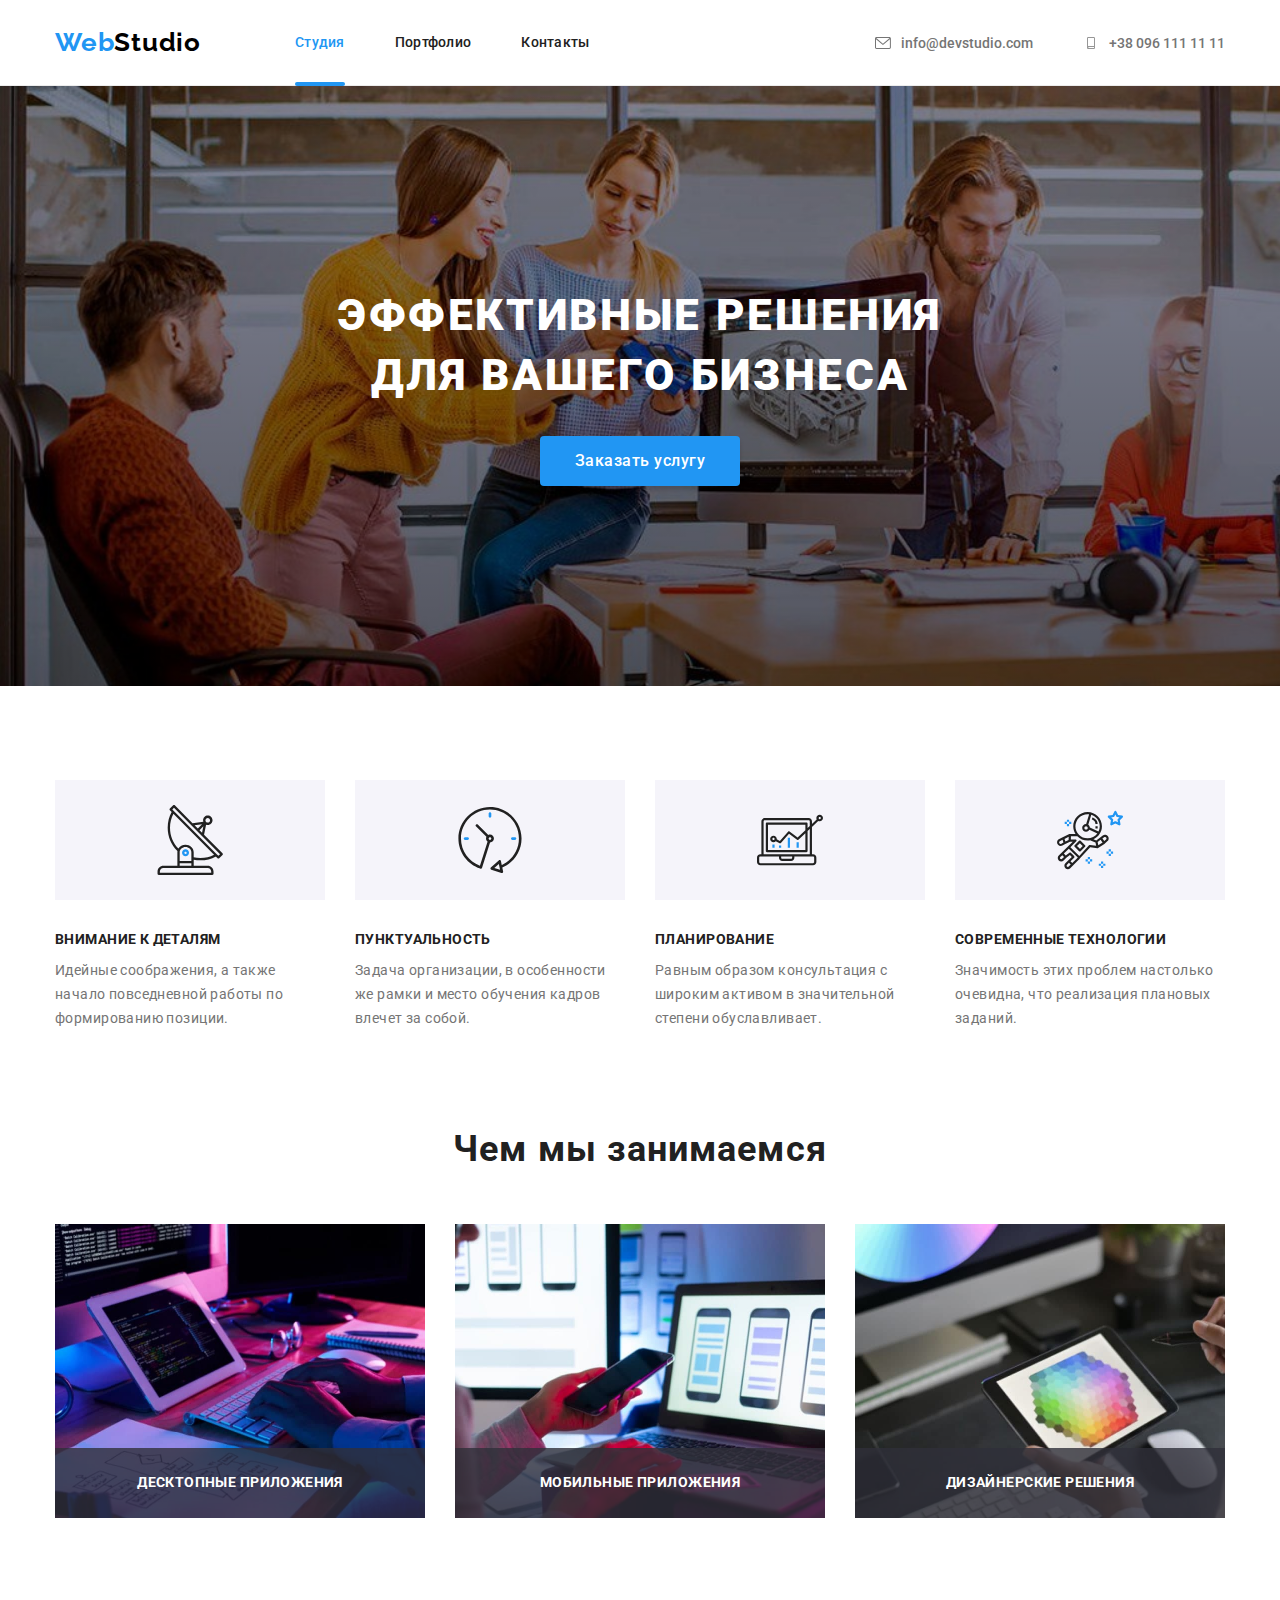
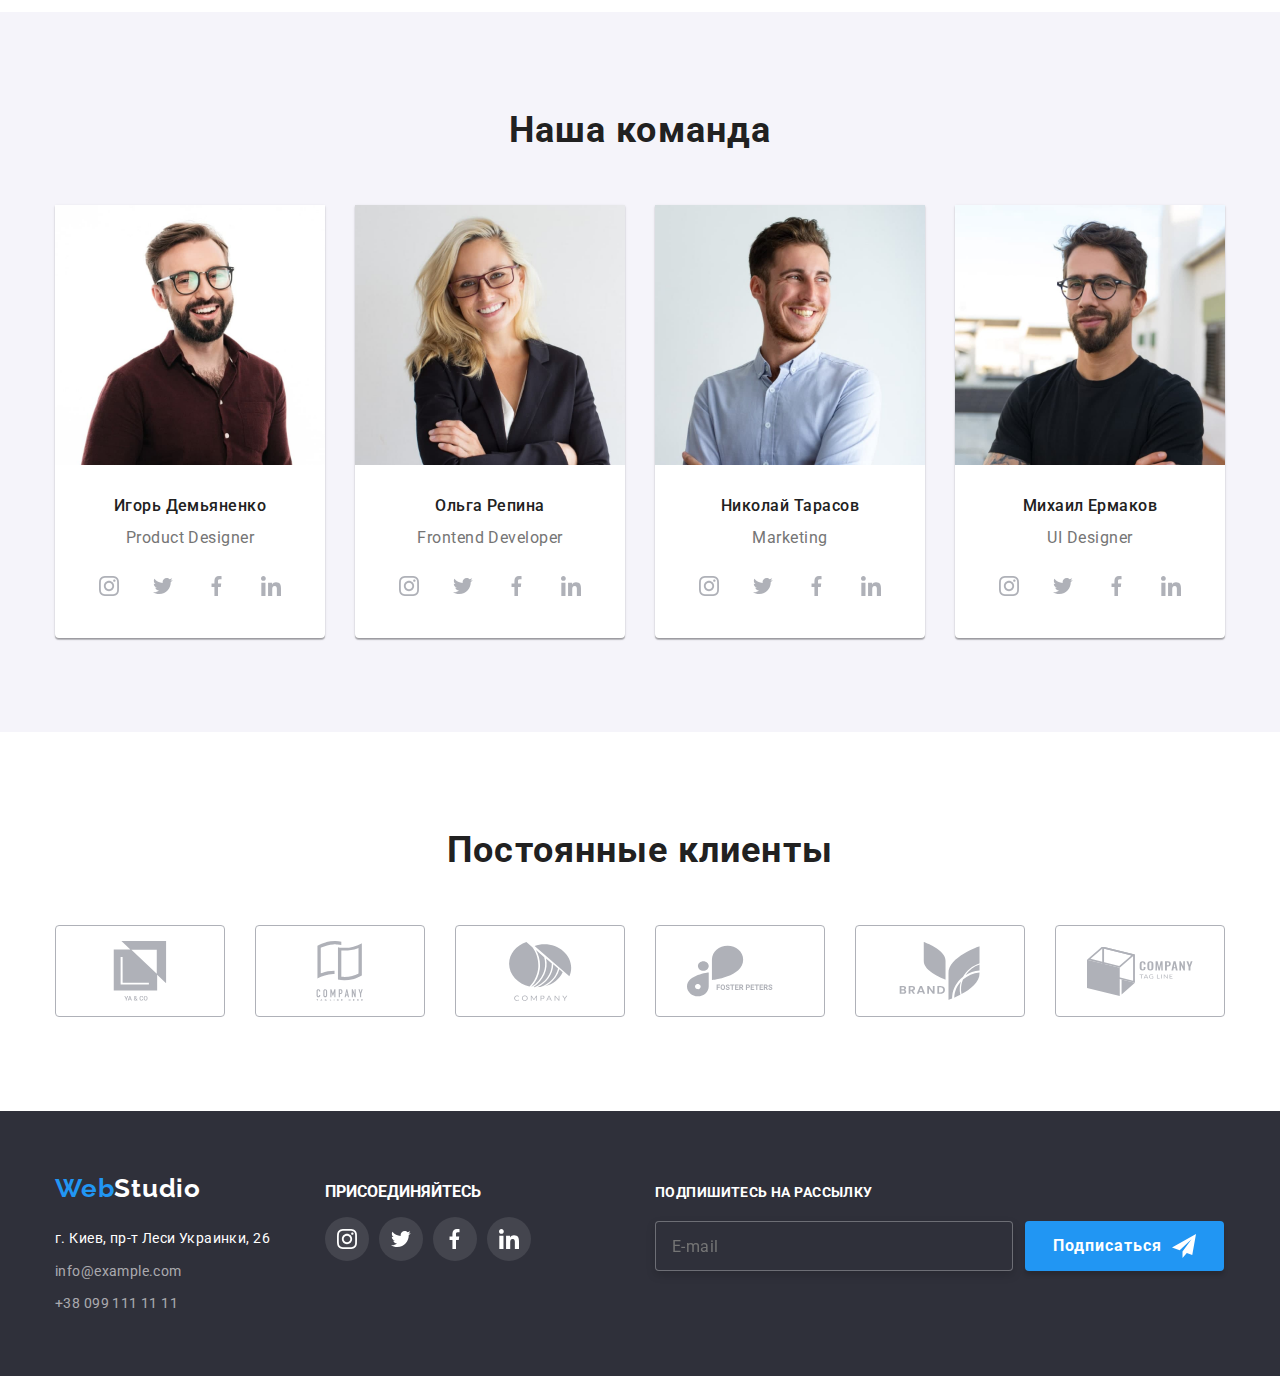
<file: index.html>
<!DOCTYPE html>
<html lang="en">
  <head>
    <meta charset="UTF-8" />
    <meta http-equiv="X-UA-Compatible" content="IE=edge" />
    <meta name="viewport" content="width=device-width, initial-scale=1.0" />
    <title>Document</title>
    <link
      rel="stylesheet"
      href="https://cdnjs.cloudflare.com/ajax/libs/modern-normalize/1.1.0/modern-normalize.css"
      integrity="sha512-Y0MM+V6ymRKN2zStTqzQ227DWhhp4Mzdo6gnlRnuaNCbc+YN/ZH0sBCLTM4M0oSy9c9VKiCvd4Jk44aCLrNS5Q=="
      crossorigin="anonymous"
      referrerpolicy="no-referrer"
    />
    <link
      rel="stylesheet"
      href="https://cdnjs.cloudflare.com/ajax/libs/animate.css/4.1.1/animate.min.css"
    />
    <link rel="stylesheet" href="./css/styles-new.css" />
  </head>
  <body>
    <header class="header">
      <div class="container header-info">
        <nav class="menu">
          <a class="webstudio" href="./index.html"
            >Web<span class="colorstudio-top">Studio</span></a
          >
          <ul class="ul-menu">
            <li class="li-head-button">
                <a class="head-button active" href="./index.html">Студия</a>
            </li>
            <li class="li-head-button">
              <a class="head-button" href="./portfolio.html">Портфолио</a>
            </li>
            <li class="li-head-button">
              <a class="head-button" href="">Контакты</a>
            </li>
          </ul>
        </nav>

        <ul class="head-cotacts">
          <li class="head-cotacts-li">
            <a class="contacts-top" href="mailto:info@devstudio.com">
              <svg class="icons-contacts">
                <use class="test" href="./img/symbol-defs.svg#icon-mail"></use>
              </svg>
              info@devstudio.com
            </a>
          </li>
          <li class="head-cotacts-li">
            <a class="contacts-top" href="tel:+380961111111">
              <svg class="icons-contacts">
                <use
                  class="test"
                  href="./img/symbol-defs.svg#icon-phone-norm"
                ></use>
              </svg>
              +38 096 111 11 11
            </a>
          </li>
        </ul>
      </div>
    </header>

    <main>
      <!--==========================HERO-SECTION================================-->

      <section class="hero-section">
        <div class="container hero-container">
          <div class="hero-content">
            <h1 class="texthello">Эффективные решения для вашего бизнеса</h1>
            <button class="button-main modal-btn" type="button" data-modal-open>
              Заказать услугу
            </button>
          </div>
        </div>
      </section>
      <!--==========================END-HERO-SECTION============================-->

      <!-- =========================SECTION-OUR-BENEFITS========================-->
      <section class="section our-benefits">
        <div class="container">
          <ul class="menu-feature">
            <li class="li-menu-feature">
              <svg class="div-feature-icons">
                <use href="./img/symbol-defs.svg#icon-plate-all"></use>
              </svg>
              <h3 class="feature">Внимание к деталям</h3>
              <p class="p-benefits-content">
                Идейные соображения, а также начало повседневной работы по
                формированию позиции.
              </p>
            </li>

            <li class="li-menu-feature">
              <svg class="div-feature-icons">
                <use href="./img/symbol-defs.svg#icon-clock-all"></use>
              </svg>
              <h3 class="feature">Пунктуальность</h3>
              <p class="p-benefits-content">
                Задача организации, в особенности же рамки и место обучения
                кадров влечет за собой.
              </p>
            </li>

            <li class="li-menu-feature">
              <svg class="div-feature-icons">
                <use href="./img/symbol-defs.svg#icon-chart-all"></use>
              </svg>
              <h3 class="feature">Планирование</h3>
              <p class="p-benefits-content">
                Равным образом консультация с широким активом в значительной
                степени обуславливает.
              </p>
            </li>

            <li class="li-menu-feature">
              <svg class="div-feature-icons">
                <use href="./img/symbol-defs.svg#icon-astronaut-all"></use>
              </svg>
              <h3 class="feature">Современные технологии</h3>
              <p class="p-benefits-content">
                Значимость этих проблем настолько очевидна, что реализация
                плановых заданий.
              </p>
            </li>
          </ul>
        </div>
      </section>
      <!-- =========================END-SECTION-OUR-BENEFITS====================-->

      <!-- =========================SECTION-WHAT-ARE-WE-DO====================-->
      <section class="section">
        <div class="container">
          <h2 class="what-are-wedoo-and-ourteam">Чем мы занимаемся</h2>
          <ul class="whatarewedo-list">
            <li class="whatarewedo-list-li">
              <img
                src="./img/s21.jpg"
                alt="coding"
                width="370"
                height="294"
                class="img"
              />
              <div class="whatarewedo-list-li-div">
                <p class="whatarewedo-list-li-div-p">Десктопные приложения</p>
              </div>
            </li>
            <li class="whatarewedo-list-li">
              <img
                src="./img/s22.jpg"
                alt="phoning"
                width="370"
                height="294"
                class="img"
              />
              <div class="whatarewedo-list-li-div">
                <p class="whatarewedo-list-li-div-p">Мобильные приложения</p>
              </div>
            </li>
            <li class="whatarewedo-list-li">
              <img
                src="./img/s23.jpg"
                alt="picturing"
                width="370"
                height="294"
                class="img"
              />
              <div class="whatarewedo-list-li-div">
                <p class="whatarewedo-list-li-div-p">Дизайнерские решения</p>
              </div>
            </li>
          </ul>
        </div>
      </section>
      <!-- ================END-SECTION-WHAT-ARE-WE-DO====================-->

      <!-- ================SECTION-OUR-TEAM====================-->
      <section class="sectionourteam section">
        <div class="container">
          <h2 class="what-are-wedoo-and-ourteam">Наша команда</h2>
          <ul class="menu-people">
            <li class="name-box">
              <img src="./img/igor.jpg" alt="igor" width="270" height="260" />
              <div class="div-name-box">
                <h3 class="name">Игорь Демьяненко</h3>
                <p class="position">Product Designer</p>
                <ul class="social-links-list">
                  <li class="ourteam-joinus-sociallinks">
                    <a class="buttons-social-links" href="">
                      <svg class="icons-social-links">
                        <use href="./img/symbol-defs.svg#icon-instagram"></use>
                      </svg>
                    </a>
                  </li>
                  <li class="ourteam-joinus-sociallinks">
                    <a class="buttons-social-links" href="">
                      <svg class="icons-social-links">
                        <use href="./img/symbol-defs.svg#icon-twitter"></use>
                      </svg>
                    </a>
                  </li>
                  <li class="ourteam-joinus-sociallinks">
                    <a class="buttons-social-links" href="">
                      <svg class="icons-social-links">
                        <use href="./img/symbol-defs.svg#icon-fbook"></use>
                      </svg>
                    </a>
                  </li>
                  <li class="ourteam-joinus-sociallinks">
                    <a class="buttons-social-links" href="">
                      <svg class="icons-social-links">
                        <use href="./img/symbol-defs.svg#icon-in"></use>
                      </svg>
                    </a>
                  </li>
                </ul>
              </div>
            </li>

            <li class="name-box">
              <img src="./img/olga.jpg" alt="olga" width="270" height="260" />
              <div class="div-name-box">
                <h3 class="name">Ольга Репина</h3>
                <p class="position">Frontend Developer</p>
                <ul class="social-links-list">
                  <li>
                    <a class="buttons-social-links" href="">
                      <svg class="icons-social-links">
                        <use href="./img/symbol-defs.svg#icon-instagram"></use>
                      </svg>
                    </a>
                  </li>
                  <li>
                    <a class="buttons-social-links" href="">
                      <svg class="icons-social-links">
                        <use href="./img/symbol-defs.svg#icon-twitter"></use>
                      </svg>
                    </a>
                  </li>
                  <li>
                    <a class="buttons-social-links" href="">
                      <svg class="icons-social-links">
                        <use href="./img/symbol-defs.svg#icon-fbook"></use>
                      </svg>
                    </a>
                  </li>
                  <li>
                    <a class="buttons-social-links" href="">
                      <svg class="icons-social-links">
                        <use href="./img/symbol-defs.svg#icon-in"></use>
                      </svg>
                    </a>
                  </li>
                </ul>
              </div>
            </li>

            <li class="name-box">
              <img src="./img/kolya.jpg" alt="kolya" width="270" height="260" />

              <div class="div-name-box">
                <h3 class="name">Николай Тарасов</h3>
                <p class="position">Marketing</p>
                <ul class="social-links-list">
                  <li>
                    <a class="buttons-social-links" href="">
                      <svg class="icons-social-links">
                        <use href="./img/symbol-defs.svg#icon-instagram"></use>
                      </svg>
                    </a>
                  </li>
                  <li>
                    <a class="buttons-social-links" href="">
                      <svg class="icons-social-links">
                        <use href="./img/symbol-defs.svg#icon-twitter"></use>
                      </svg>
                    </a>
                  </li>
                  <li>
                    <a class="buttons-social-links" href="">
                      <svg class="icons-social-links">
                        <use href="./img/symbol-defs.svg#icon-fbook"></use>
                      </svg>
                    </a>
                  </li>
                  <li>
                    <a class="buttons-social-links" href="">
                      <svg class="icons-social-links">
                        <use href="./img/symbol-defs.svg#icon-in"></use>
                      </svg>
                    </a>
                  </li>
                </ul>
              </div>
            </li>

            <li class="name-box">
              <img
                src="./img/michael.jpg"
                alt="kolya"
                width="270"
                height="260"
              />

              <div class="div-name-box">
                <h3 class="name">Михаил Ермаков</h3>
                <p class="position">UI Designer</p>
                <ul class="social-links-list">
                  <li>
                    <a class="buttons-social-links" href="">
                      <svg class="icons-social-links">
                        <use href="./img/symbol-defs.svg#icon-instagram"></use>
                      </svg>
                    </a>
                  </li>
                  <li>
                    <a class="buttons-social-links" href="">
                      <svg class="icons-social-links">
                        <use href="./img/symbol-defs.svg#icon-twitter"></use>
                      </svg>
                    </a>
                  </li>
                  <li>
                    <a class="buttons-social-links" href="">
                      <svg class="icons-social-links">
                        <use href="./img/symbol-defs.svg#icon-fbook"></use>
                      </svg>
                    </a>
                  </li>
                  <li>
                    <a class="buttons-social-links" href="">
                      <svg class="icons-social-links">
                        <use href="./img/symbol-defs.svg#icon-in"></use>
                      </svg>
                    </a>
                  </li>
                </ul>
              </div>
            </li>
          </ul>
        </div>
      </section>
      <!-- ================END-SECTION-OUR-TEAM====================-->

      <!-- ================SECTION-OUR-CLIENTS====================-->
      <section class="section">
        <div class="container">
          <h2 class="what-are-wedoo-and-ourteam">Постоянные клиенты</h2>
          <ul class="section-clients">
            <li class="client-links">
              <a class="client-links-border" href="">
                <svg class="icons-clients">
                  <use href="./img/symbol-defs.svg#icon-clients-yaco"></use>
                </svg>
              </a>
            </li>
            <li class="client-links">
              <a class="client-links-border" href="">
                <svg class="icons-clients">
                  <use
                    href="./img/symbol-defs.svg#icon-clients-company-1"
                  ></use>
                </svg>
              </a>
            </li>
            <li class="client-links">
              <a class="client-links-border" href="">
                <svg class="icons-clients">
                  <use
                    href="./img/symbol-defs.svg#icon-clients-company-circle"
                  ></use>
                </svg>
              </a>
            </li>
            <li class="client-links">
              <a class="client-links-border" href="">
                <svg class="icons-clients">
                  <use
                    href="./img/symbol-defs.svg#icon-clients-foster-peters"
                  ></use>
                </svg>
              </a>
            </li>
            <li class="client-links">
              <a class="client-links-border" href="">
                <svg class="icons-clients">
                  <use href="./img/symbol-defs.svg#icon-clients-brand"></use>
                </svg>
              </a>
            </li>
            <li class="client-links">
              <a class="client-links-border" href="">
                <svg class="icons-clients">
                  <use
                    href="./img/symbol-defs.svg#icon-clients-company-last"
                  ></use>
                </svg>
              </a>
            </li>
          </ul>
        </div>
      </section>
      <!-- ================END-SECTION-OUR-CLIENTS====================-->
    </main>

    <footer class="footer">
      <div class="container footer-con">
        <div class="footer-two-sides left">
          <div class="div-button-and-adress">
            <a class="lowwebstudio" href="./index.html"
              >Web<span class="webstudio-low">Studio</span></a
            >
  
            <address>
              <ul class="footer-adress">
                <li class="addr-prop">
                  <p>г. Киев, пр-т Леси Украинки, 26</p>
                </li>
  
                <li class="li-footer">
                  <a class="footer-adress-prop" href="mailto:info@devstudio.com"
                    >info@example.com</a
                  >
                </li>
  
                <li class="li-footer">
                  <a class="footer-adress-prop" href="tel:+380961111111"
                    >+38 099 111 11 11</a
                  >
                </li>
              </ul>
            </address>
          </div>

          <div class="join-us">
            <p class="p-join-us">ПРИСОЕДИНЯЙТЕСЬ</p>
            <ul class="social-links-list-footer">
              <li class="footer-social-links-li">
                <a class="buttons-social-links-footer" href="">
                  <svg class="icons-social-links-footer">
                    <use href="./img/symbol-defs.svg#icon-instagram"></use>
                  </svg>
                </a>
              </li>
              <li class="footer-social-links-li">
                <a class="buttons-social-links-footer" href="">
                  <svg class="icons-social-links-footer">
                    <use href="./img/symbol-defs.svg#icon-twitter"></use>
                  </svg>
                </a>
              </li>
              <li class="footer-social-links-li">
                <a class="buttons-social-links-footer" href="">
                  <svg class="icons-social-links-footer">
                    <use href="./img/symbol-defs.svg#icon-fbook"></use>
                  </svg>
                </a>
              </li>
              <li class="footer-social-links-li">
                <a class="buttons-social-links-footer" href="">
                  <svg class="icons-social-links-footer">
                    <use href="./img/symbol-defs.svg#icon-in"></use>
                  </svg>
                </a>
              </li>
            </ul>
          </div>

        </div>
        <div class="footer-two-sides">
          <p class="footer-form-right-side-p">Подпишитесь на рассылку</p>
          <form action="#" class="footer-form">
<div class="footer-form-right-side-mailandbut">
<label class="footer-div-right-side-mail-label">
    <input name="user_mail" type="email" class="footer-form-input" placeholder="E-mail" required>
    <span class="modal-form-icon"></span>
</label>
<button type="submit" class="footer-form-right-side-button">Подписаться
<svg class="footer-icon-telegram">
  <use href="./img/symbol-defs.svg#icon-telegram">
  </use>
</svg>
</button>
</div>


        </form>

        </div>

      </div>
    </footer>


    <div class="backdrop is-hidden" data-modal>
      <div class="modal">
        <button type="button" class="close-btn" data-modal-close>
<svg class="close-button">
  <use href="./img/symbol-defs.svg#icon-x">

  </use>
</svg>

        </button>
        <form action="#" class="modal-form">
            <p class="modal-form-head">Оставьте свои данные, мы вам перезвоним</p>
            <label class="modal-form-field">
              <p> Имя</p>
                <span class="modal-form-field-content">

                    <input name="user_name" type="text" class="modal-form-input" required minlength="2"
                        pattern="[a-zA-Zа-яёА-ЯЁ]+">
                        <svg class="modal-input-icons">
                          <use href="./img/symbol-defs.svg#icon-person"></use>
                        </svg>
                    <span class="modal-form-icon"></span>
                </span>
            </label>
            <label class="modal-form-field">
              <p>Телефон</p>
                <span class="modal-form-field-content">

                    <input name="user_phone" type="tel" class="modal-form-input" required
                        pattern="[0-9]{3}-[0-9]{3}-[0-9]{2}-[0-9]{2}" title="096-111-11-11">
                        <svg class="modal-input-icons">
                          <use href="./img/symbol-defs.svg#icon-trubka"></use>
                        </svg>
                    <span class="modal-form-icon"></span>
                </span>
            </label>
            <label class="modal-form-field">
              <p>Почта</p>
              <span class="modal-form-field-content">

                  <input name="user_mail" type="email" class="modal-form-input" required
                      pattern="[0-9]{3}-[0-9]{3}-[0-9]{2}-[0-9]{2}" title="096-111-11-11">
                      <svg class="modal-input-icons">
                        <use href="./img/symbol-defs.svg#icon-modal-mail"></use>
                      </svg>
                  <span class="modal-form-icon"></span>
              </span>
          </label>
            <label class="modal-form-field">
              <p>Сообщение</p>
                <textarea name="user_message" class="modal-form-message" placeholder="Введите текст"></textarea>
            </label>

            <div class="modal-btn-kostil">
                <label for="input-checkbox" class="modal-form-checkboxarea">
                  <input type="checkbox" name="custom-checkbox" class="modal-form-check" required
                  id="input-checkbox" value="checked">
                  <span class="modal-checkbox-margin"></span>
                  <p>Соглашаюсь с рассылкой и принимаю <a href="#"
                    class="modal-form-check-link">Условия
                    договора</a></p>
                  </label>
      <button type="submit" class="modal-form-btn">Отправить</button></div>
        </form>
    </div>
    </div>

    <script src="./js/modal.js"></script>
  </body>
</html>
</file>
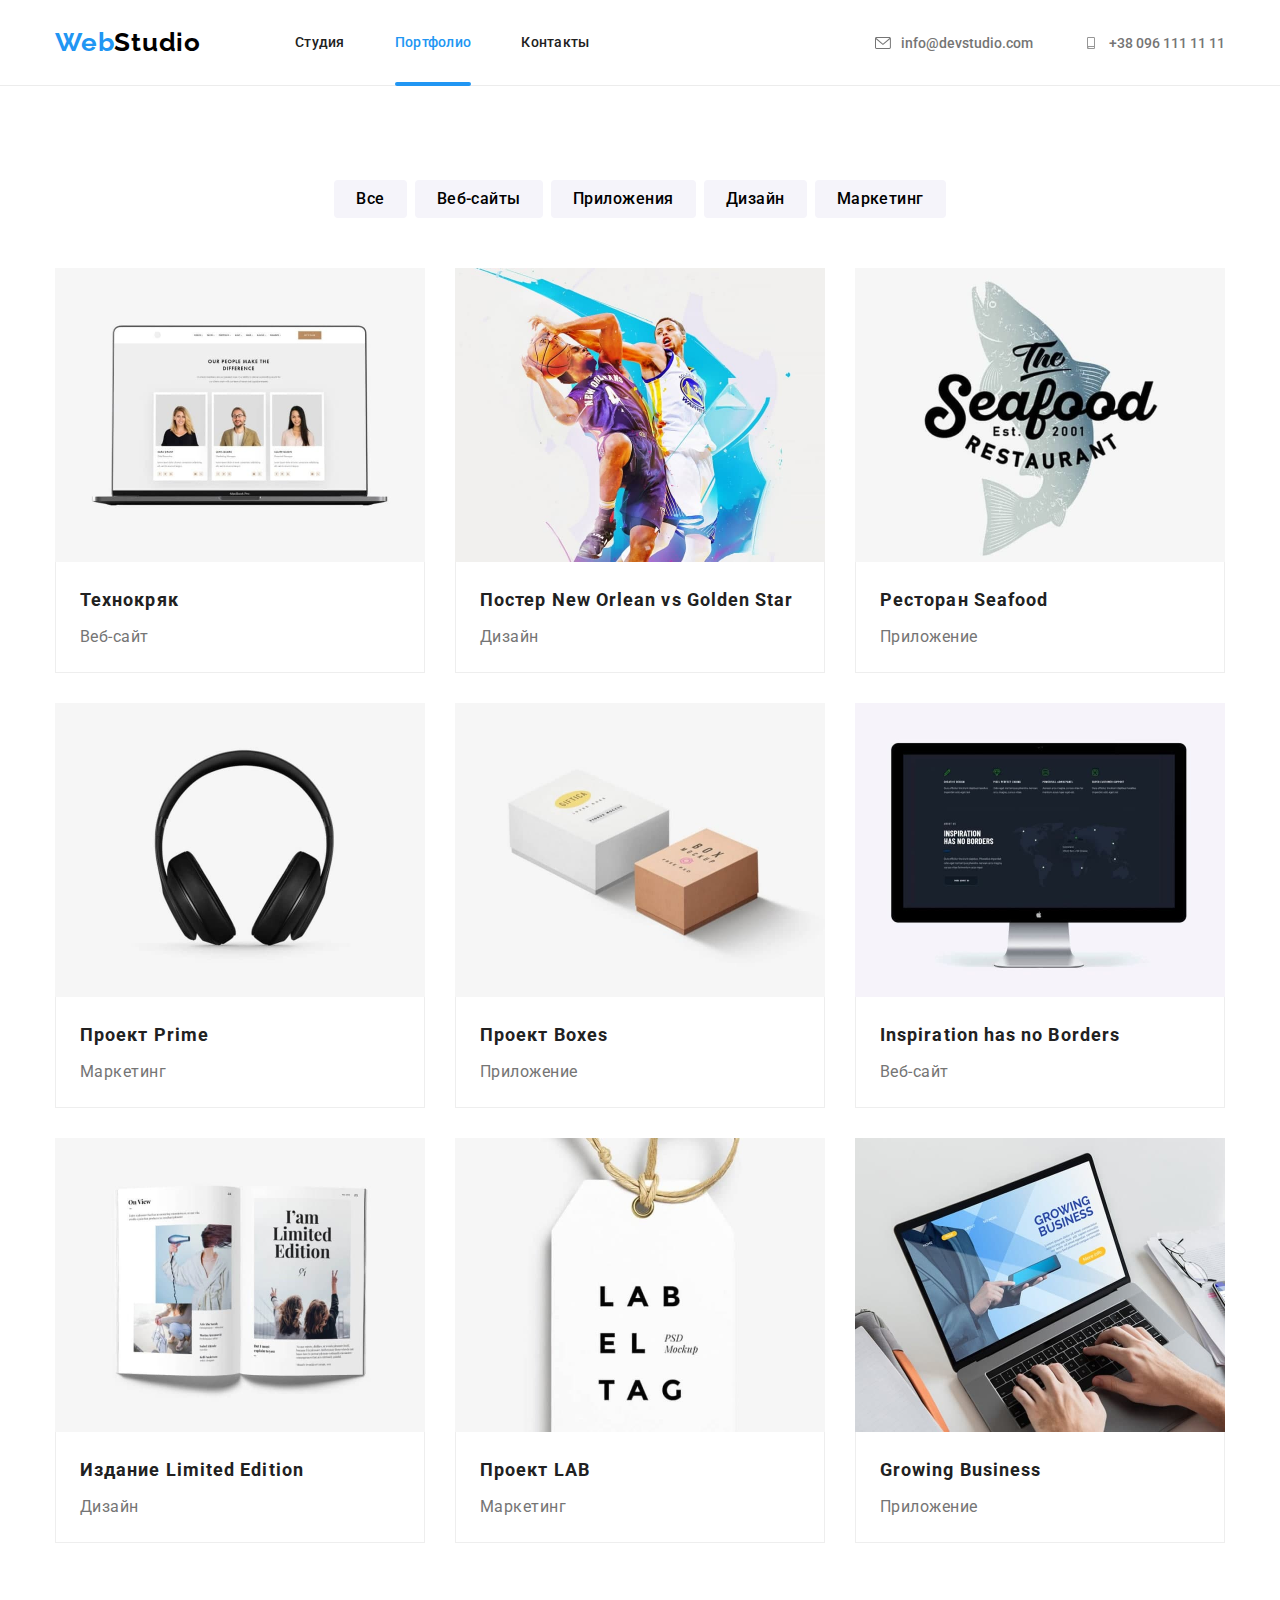
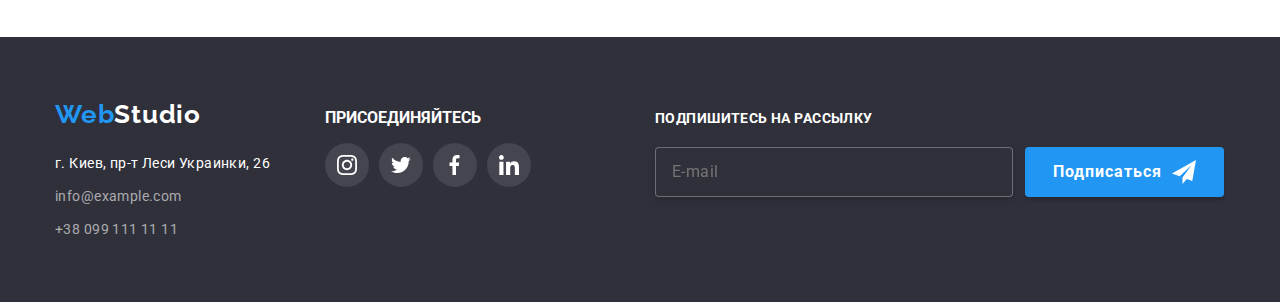
<file: portfolio.html>
<!DOCTYPE html>
<html lang="en">
  <head>
    <meta charset="UTF-8" />
    <meta http-equiv="X-UA-Compatible" content="IE=edge" />
    <meta name="viewport" content="width=device-width, initial-scale=1.0" />
    <title>Document</title>
    <link
      rel="stylesheet"
      href="https://cdnjs.cloudflare.com/ajax/libs/modern-normalize/1.1.0/modern-normalize.css"
      integrity="sha512-Y0MM+V6ymRKN2zStTqzQ227DWhhp4Mzdo6gnlRnuaNCbc+YN/ZH0sBCLTM4M0oSy9c9VKiCvd4Jk44aCLrNS5Q=="
      crossorigin="anonymous"
      referrerpolicy="no-referrer"
    />
    <link
      rel="stylesheet"
      href="https://cdnjs.cloudflare.com/ajax/libs/animate.css/4.1.1/animate.min.css"
    />

    <link rel="stylesheet" href="./css/styles-new.css" />
  </head>
  <body>
    <header class="header">
      <div class="container header-info">
        <nav class="menu">
          <a class="webstudio" href="./index.html"
            >Web<span class="colorstudio-top">Studio</span></a
          >
          <ul class="ul-menu">
            
            <li class="li-head-button">
                <a class="head-button " href="./index.html">Студия</a>
            </li>
            <li class="li-head-button">
              <a class="head-button active" href="./portfolio.html">Портфолио</a>
            </li>
            <li class="li-head-button">
              <a class="head-button" href="">Контакты</a>
            </li>
          </ul>
        </nav>

        <ul class="head-cotacts">
          <li class="head-cotacts-li">
            <a class="contacts-top" href="mailto:info@devstudio.com">
              <svg class="icons-contacts">
                <use class="test" href="./img/symbol-defs.svg#icon-mail"></use>
              </svg>
              info@devstudio.com
            </a>
          </li>
          <li class="head-cotacts-li">
            <a class="contacts-top" href="tel:+380961111111">
              <svg class="icons-contacts">
                <use
                  class="test"
                  href="./img/symbol-defs.svg#icon-phone-norm"
                ></use>
              </svg>
              +38 096 111 11 11
            </a>
          </li>
        </ul>
      </div>
    </header>

    <main>
      <section class="section portfolio">
        <div class="container">
          <ul class="button-list">
            <li class="button-li">
              <button class="button-class" type="button">Все</button>
            </li>
            <li class="button-li">
              <button class="button-class" type="button">Веб-сайты</button>
            </li>
            <li class="button-li">
              <button class="button-class" type="button">Приложения</button>
            </li>
            <li class="button-li">
              <button class="button-class" type="button">Дизайн</button>
            </li>
            <li class="button-li">
              <button class="button-class" type="button">Маркетинг</button>
            </li>
          </ul>

          <ul class="pic-list">
            <li class="portfolio-box">
              <a class="pic-list-portfolio-a" href="">
                <div class="portfolio-box-div animate__animated">
                  <img
                    class="portfolio-box-img"
                    src="./img/technokryak.jpg"
                    alt="technokryak pic"
                    width="370"
                    height="294"
                  />
                  <div
                    class="image-overlay animate__animated animate__slideInUp"
                  >
                    <p class="portfolio-pic-hover-p">
                      Технокряк это современная площадка распространения
                      коронавируса. Компании используют эту платформу для
                      цифрового шпионажа и атак на защищённые сервера
                      конкурентов.
                    </p>
                  </div>
                </div>
                <div class="box-text">
                  <h3 class="h3-pics">Технокряк</h3>
                  <p class="p-pics">Веб-сайт</p>
                </div>
              </a>
            </li>
            <li class="portfolio-box">
              <a class="pic-list-portfolio-a" href="">
                <div class="portfolio-box-div animate__animated">
                  <img
                    class="portfolio-box-img"
                    src="./img/poster.jpg"
                    alt="poster pic"
                    width="370"
                    height="294"
                  />
                  <div
                    class="image-overlay animate__animated animate__slideInUp"
                  >
                    <p class="portfolio-pic-hover-p">
                      Технокряк это современная площадка распространения
                      коронавируса. Компании используют эту платформу для
                      цифрового шпионажа и атак на защищённые сервера
                      конкурентов.
                    </p>
                  </div>
                </div>
                <div class="box-text">
                  <h3 class="h3-pics">Постер New Orlean vs Golden Star</h3>
                  <p class="p-pics">Дизайн</p>
                </div>
              </a>
            </li>
            <li class="portfolio-box">
              <a class="pic-list-portfolio-a" href="">
                <div class="portfolio-box-div animate__animated">
                  <img
                    class="portfolio-box-img"
                    src="./img/seafood.jpg"
                    alt="seafood pic"
                    width="370"
                    height="294"
                  />
                  <div
                    class="image-overlay animate__animated animate__slideInUp"
                  >
                    <p class="portfolio-pic-hover-p">
                      Технокряк это современная площадка распространения
                      коронавируса. Компании используют эту платформу для
                      цифрового шпионажа и атак на защищённые сервера
                      конкурентов.
                    </p>
                  </div>
                </div>

                <div class="box-text">
                  <h3 class="h3-pics">Ресторан Seafood</h3>
                  <p class="p-pics">Приложение</p>
                </div>
              </a>
            </li>
            <li class="portfolio-box">
              <a class="pic-list-portfolio-a" href="">
                <div class="portfolio-box-div animate__animated">
                  <img
                    class="portfolio-box-img"
                    src="./img/headphones.jpg"
                    alt="headphones pic"
                    width="370"
                    height="294"
                  />
                  <div
                    class="image-overlay animate__animated animate__slideInUp"
                  >
                    <p class="portfolio-pic-hover-p">
                      Технокряк это современная площадка распространения
                      коронавируса. Компании используют эту платформу для
                      цифрового шпионажа и атак на защищённые сервера
                      конкурентов.
                    </p>
                  </div>
                </div>

                <div class="box-text">
                  <h3 class="h3-pics">Проект Prime</h3>
                  <p class="p-pics">Маркетинг</p>
                </div>
              </a>
            </li>
            <li class="portfolio-box">
              <a class="pic-list-portfolio-a" href="">
                <div class="portfolio-box-div animate__animated">
                  <img
                    class="portfolio-box-img"
                    src="./img/boxes.jpg"
                    alt="boxes pic"
                    width="370"
                    height="294"
                  />
                  <div
                    class="image-overlay animate__animated animate__slideInUp"
                  >
                    <p class="portfolio-pic-hover-p">
                      Технокряк это современная площадка распространения
                      коронавируса. Компании используют эту платформу для
                      цифрового шпионажа и атак на защищённые сервера
                      конкурентов.
                    </p>
                  </div>
                </div>

                <div class="box-text">
                  <h3 class="h3-pics">Проект Boxes</h3>
                  <p class="p-pics">Приложение</p>
                </div>
              </a>
            </li>
            <li class="portfolio-box">
              <a class="pic-list-portfolio-a" href="">
                <div class="portfolio-box-div animate__animated">
                  <img
                    class="portfolio-box-img"
                    src="./img/appletop.jpg"
                    alt="appletop pic"
                    width="370"
                    height="294"
                  />
                  <div
                    class="image-overlay animate__animated animate__slideInUp"
                  >
                    <p class="portfolio-pic-hover-p">
                      Технокряк это современная площадка распространения
                      коронавируса. Компании используют эту платформу для
                      цифрового шпионажа и атак на защищённые сервера
                      конкурентов.
                    </p>
                  </div>
                </div>

                <div class="box-text">
                  <h3 class="h3-pics">Inspiration has no Borders</h3>
                  <p class="p-pics">Веб-сайт</p>
                </div>
              </a>
            </li>
            <li class="portfolio-box">
              <a class="pic-list-portfolio-a" href="">
                <div class="portfolio-box-div animate__animated">
                  <img
                    class="portfolio-box-img"
                    src="./img/book.jpg"
                    alt="book pic"
                    width="370"
                    height="294"
                  />
                  <div
                    class="image-overlay animate__animated animate__slideInUp"
                  >
                    <p class="portfolio-pic-hover-p">
                      Технокряк это современная площадка распространения
                      коронавируса. Компании используют эту платформу для
                      цифрового шпионажа и атак на защищённые сервера
                      конкурентов.
                    </p>
                  </div>
                </div>

                <div class="box-text">
                  <h3 class="h3-pics">Издание Limited Edition</h3>
                  <p class="p-pics">Дизайн</p>
                </div>
              </a>
            </li>
            <li class="portfolio-box">
              <a class="pic-list-portfolio-a" href="">
                <div class="portfolio-box-div animate__animated">
                  <img
                    class="portfolio-box-img"
                    src="./img/tag.jpg"
                    alt="tag pic"
                    width="370"
                    height="294"
                  />
                  <div
                    class="image-overlay animate__animated animate__slideInUp"
                  >
                    <p class="portfolio-pic-hover-p">
                      Технокряк это современная площадка распространения
                      коронавируса. Компании используют эту платформу для
                      цифрового шпионажа и атак на защищённые сервера
                      конкурентов.
                    </p>
                  </div>
                </div>

                <div class="box-text">
                  <h3 class="h3-pics">Проект LAB</h3>
                  <p class="p-pics">Маркетинг</p>
                </div>
              </a>
            </li>
            <li class="portfolio-box">
              <a class="pic-list-portfolio-a" href="">
                <div class="portfolio-box-div animate__animated">
                  <img
                    class="portfolio-box-img"
                    src="./img/laptop.jpg"
                    alt="laptop pic"
                    width="370"
                    height="294"
                  />
                  <div
                    class="image-overlay animate__animated animate__slideInUp"
                  >
                    <p class="portfolio-pic-hover-p">
                      Технокряк это современная площадка распространения
                      коронавируса. Компании используют эту платформу для
                      цифрового шпионажа и атак на защищённые сервера
                      конкурентов.
                    </p>
                  </div>
                </div>

                <div class="box-text">
                  <h3 class="h3-pics">Growing Business</h3>
                  <p class="p-pics">Приложение</p>
                </div>
              </a>
            </li>
          </ul>
        </div>
      </section>
    </main>

    <footer class="footer">
      <div class="container footer-con">
        <div class="footer-two-sides left">
          <div class="div-button-and-adress">
            <a class="lowwebstudio" href="./index.html"
              >Web<span class="webstudio-low">Studio</span></a
            >
  
            <address>
              <ul class="footer-adress">
                <li class="addr-prop">
                  <p>г. Киев, пр-т Леси Украинки, 26</p>
                </li>
  
                <li class="li-footer">
                  <a class="footer-adress-prop" href="mailto:info@devstudio.com"
                    >info@example.com</a
                  >
                </li>
  
                <li class="li-footer">
                  <a class="footer-adress-prop" href="tel:+380961111111"
                    >+38 099 111 11 11</a
                  >
                </li>
              </ul>
            </address>
          </div>

          <div class="join-us">
            <p class="p-join-us">ПРИСОЕДИНЯЙТЕСЬ</p>
            <ul class="social-links-list-footer">
              <li class="footer-social-links-li">
                <a class="buttons-social-links-footer" href="">
                  <svg class="icons-social-links-footer">
                    <use href="./img/symbol-defs.svg#icon-instagram"></use>
                  </svg>
                </a>
              </li>
              <li class="footer-social-links-li">
                <a class="buttons-social-links-footer" href="">
                  <svg class="icons-social-links-footer">
                    <use href="./img/symbol-defs.svg#icon-twitter"></use>
                  </svg>
                </a>
              </li>
              <li class="footer-social-links-li">
                <a class="buttons-social-links-footer" href="">
                  <svg class="icons-social-links-footer">
                    <use href="./img/symbol-defs.svg#icon-fbook"></use>
                  </svg>
                </a>
              </li>
              <li class="footer-social-links-li">
                <a class="buttons-social-links-footer" href="">
                  <svg class="icons-social-links-footer">
                    <use href="./img/symbol-defs.svg#icon-in"></use>
                  </svg>
                </a>
              </li>
            </ul>
          </div>

        </div>
        <div class="footer-two-sides">
          <p class="footer-form-right-side-p">Подпишитесь на рассылку</p>
          <form action="#" class="footer-form">
<div class="footer-form-right-side-mailandbut">
<label class="footer-div-right-side-mail-label">
    <input name="user_mail" type="email" class="footer-form-input" placeholder="E-mail" required>
    <span class="modal-form-icon"></span>
</label>
<button type="submit" class="footer-form-right-side-button">Подписаться
<svg class="footer-icon-telegram">
  <use href="./img/symbol-defs.svg#icon-telegram">
  </use>
</svg>
</button>
</div>


        </form>

        </div>

      </div>
    </footer>
  </body>
</html>
</file>
<file: css/styles-new.css>
/*  =============TECH PART==============  */

@import url("https://fonts.googleapis.com/css2?family=Raleway:wght@700&family=Roboto:wght@400;500;700;900&display=swap");
:root {
  --black-color: black;
  --white-color: #ffffff;
  --hover-color: #2196f3;
  --h-color: #212121;
  --bg-color: #2f303a;
  --border-solid: #ececec;
  --content-color: #757575;
  --color-boxshadow: rgba(0, 0, 0, 0.15);
  --our-team-bg: #f5f4fa;
  --button-color: #2196f3;
  --button-hover: #188ce8;
  --footer-contacts: rgba(255, 255, 255, 0.6);
  --box-shadow-one: rgba(0, 0, 0, 0.12);
  --box-shadow-two: rgba(0, 0, 0, 0.14);
  --box-shadow-three: rgba(0, 0, 0, 0.2);
  --footer-links-bg: rgba(255, 255, 255, 0.1);
  --for-small-pics: #afb1b8;
}

*,
*::after,
*::before {
  box-sizing: border-box;
}

h1,
h2,
h3,
h4,
h5,
h6,
p {
  margin-top: 0;
}

.list {
  list-style: none;
  padding-left: 0;
  margin: 0;
}

.link {
  text-decoration: none;
  color: inherit;
}

img {
  display: block;
  max-width: 100%;
  height: auto;
}

ul {
  list-style-type: none;
  margin-top: 0px;
  margin-bottom: 0px;
  margin-left: 0; /* Отступ слева в браузере IE и Opera */
  padding-left: 0; /* Отступ слева в браузере Firefox, Safari, Chrome */
}

p {
  display: block;
  margin-block-start: 0;
  margin-block-end: 0;
  margin-inline-start: 0px;
  margin-inline-end: 0px;
  font-family: -apple-system, BlinkMacSystemFont, "Segoe UI", Roboto, Oxygen,
    Ubuntu, Cantarell, "Open Sans", "Helvetica Neue", sans-serif;
  letter-spacing: 3%;
}

body {
  font-family: "Roboto", sans-serif;
  color: var(--black-color);
  text-decoration: none;
}
/*color for 2 pages*/

.container {
  width: 1200px;
  margin-left: auto;
  margin-right: auto;
  padding-left: 15px;
  padding-right: 15px;
}

.section {
  padding-top: 94px;
  padding-bottom: 94px;
}


.what-are-wedoo-and-ourteam {
  font-family: Roboto;
  font-weight: 700;
  font-size: 36px;
  line-height: 1.36;
  letter-spacing: 0.03em;
  white-space: nowrap;
  color: var(--h-color);
  display: flex;
  justify-content: center;
  margin-bottom: 50px;
}

a {
  text-decoration: none;
}

/*  =============END TECH PART==============  */

/*  =============HEAD PART==============  */

.header {
  border-bottom: solid var(--border-solid) 1px;
  padding-bottom: 0px;
  padding-top: 0px;
  padding-top: 25px;
  padding-bottom: 25px;
}

.header-info {
  display: flex;
  align-items: center;
  justify-content: space-between;
}

.menu {
  display: flex;

}

.head-cotacts {
  display: flex;

}

.head-cotacts-li {
  margin-right: 50px;
}

.head-cotacts-li:last-child {
  margin-right: 0px;
}

.head-button {
  text-decoration: none;
  font-family: Roboto;
  font-weight: 500;
  line-height: 1.36;
  letter-spacing: 0.02em;
  font-size: 14px;
  color: var(--h-color);

  display: flex;
  transition-property: color;
  transition-duration: 250ms;
  transition-timing-function: cubic-bezier(0.4, 0, 0.2, 1);
}

.active {
  color: var(--hover-color);
  text-decoration: none;
  font-family: Roboto;
  font-weight: 500;
  line-height: 1.36;
  letter-spacing: 0.02em;
  font-size: 14px;
}

.active::after {
  display: block;
  position: absolute;
  left: 0; /*изменить на right:0;, чтобы изменить направление подчёркивания */
  width: 0; /*задаём длинну линии до наведения курсора*/
  height: 2px; /*задаём ширину линии*/
  background-color: var(--button-color); /*задаём цвет линии*/
  content: "";
  height: 4px;
  top: 49px;
  width: 100%;
  transition: width;
  border-radius: 2px;
}

.head-button:hover,
.head-button:focus {
  color: var(--hover-color);
}

.li-head-button {
  margin-right: 50px;
  display: flex;
  position: relative;
}

.li-head-button:last-child {
  margin-right: 0px;
}

.ul-menu {
  display: flex;
  align-items: center;
  padding-left: 0;
  margin: 0px;
}

.li-menu {
  display: flex;
  justify-content: space-between;
}

.contacts-top {
  color: var(--content-color);
  white-space: nowrap;
  text-decoration: none;
  font-size: 14px;
  font-weight: 500;
  display: flex;
  justify-content: center;
  align-items: center;
  transition-property: color;
  transition-duration: 250ms;
  transition-timing-function: cubic-bezier(0.4, 0, 0.2, 1);
}

.contacts-top:hover,
.contacts-top:focus {
  color: var(--hover-color);
}

.contacts-top:hover .icons-contacts {
  fill: var(--hover-color);
}

.contacts-top:focus .icons-contacts {
  fill: var(--hover-color);
}

.active {
  color: var(--hover-color);
}

.webstudio {
  text-decoration: none;
  font-family: Raleway;
  font-weight: 700;
  font-size: 26px;
  line-height: 1.36;
  letter-spacing: 0.03em;
  color: var(--hover-color);
  display: flex;
  margin-right: 94px;
}

.colorstudio-top {
  color: var(--black-color);

}

.icons-contacts {
  width: 16px;
  height: 12px;
  margin-right: 10px;
  fill: var(--content-color);
  transition-property: fill;
  transition-duration: 250ms;
  transition-timing-function: cubic-bezier(0.4, 0, 0.2, 1);
}

.icons-contacts:hover {
  fill: var(--hover-color);
}

/*  =============END HEAD PART==============  */

/*  =============HERO PART==============  */

.button-main {
  background: var(--button-color);
  box-shadow: 0px 4px 4px var(--color-boxshadow);
  border-radius: 4px;
  cursor: pointer;
  font-family: Roboto;
  font-weight: 500;
  font-size: 16px;
  line-height: 1.87;
  white-space: nowrap;
  text-align: center;
  letter-spacing: 0.03em;
  border: 0px;
  color: var(--white-color);
  width: 200px;
  height: 50px;
}

.button-main:hover {
  background: #188ce8;
  box-shadow: 0px 4px 4px rgba(0, 0, 0, 0.15);
  border-radius: 4px;
}

.hero-content {

text-align: center;

  max-width: 696px;
}

.hero-section {
  background-image: linear-gradient(rgba(255, 255, 255, 0), rgba(0, 0, 0, 0.4)),
    url("../img/hero-bg.jpg");
  background-size: cover   ;
  padding-top: 200px;
  padding-bottom: 200px;
max-width: 1600px;
}

.hero-container {
  display: flex;
  justify-content: center;
}

.texthello {
  font-family: Roboto;
  font-weight: 900;
  font-size: 44px;
  line-height: 1.36;
  margin-bottom: 30px;
  text-align: center;
  letter-spacing: 0.06em;
  text-transform: uppercase;
  color: var(--white-color);
}

.backdrop {
  position: fixed;
  top: 0;
  left: 0;
  z-index: 100;
  width: 100%;
  height: 100%;
  background-color: rgba(0, 0, 0, 0.5);

  opacity: 1;
  visibility: visible;
  pointer-events: auto;

  transition: opacity 500ms linear, visibility 500ms linear;
}

.backdrop.is-hidden {
  opacity: 0;
  visibility: hidden;
  pointer-events: none;
}

.modal {
  position: absolute;
  top: 50%;
  left: 50%;
  transform: translate(-50%, -50%);
  width: 528px;
  height: 580px;
  background-color: var(--white-color);
  padding: 40px;
}

.close-btn {
  position: absolute;
  display: flex;
  justify-content: center;
  align-items: center;
  top: 8px;
  right: 8px;
  width: 30px;
  height: 30px;
  border-radius: 50%;
  border: 1px solid rgba(0, 0, 0, 0.1);
  background-color: transparent;
  cursor: pointer;
  padding: 0;
}

.modal-button-close-prop {
  fill: var(--black-color);
  display: inline;
  width: 11px;
  height: 11px;
  margin: 0px;
}

/*  =============END HERO PART==============  */

/*  =============OUR BENEFITS PART==============  */

.our-benefits {
  padding-bottom: 0px;
}

.menu-feature {
  display: flex;
flex-wrap: wrap;
  margin-left: -30px;
  margin-top: -30px;
}

.li-menu-feature {
  margin-left: 30px;
  margin-top: 30px;
  flex-basis: calc((100% - 120px) / 4);
}

.feature {
  font-family: Roboto;
  font-weight: 700;
  font-size: 14px;
  line-height: 1.36;
  white-space: nowrap;
  letter-spacing: 0.03em;
  text-transform: uppercase;
  color: var(--h-color);
  display: flex;
  justify-content: flex-start;
  margin-top: 30px;
  margin-bottom: 10px;
}

.social-links-list {
  display: flex;
  justify-content: space-between;
  flex-direction: row;
}

.div-feature-icons {
  display: flex;
  width: 100%;
  height: 120px;
  background-color: var(--our-team-bg);
  padding: 25px 102px 25px 102px;
}

.p-benefits-content {
  font-family: Roboto;
  font-weight: 400;
  font-size: 14px;
  line-height: 1.71;
  letter-spacing: 0.03em;
  color: var(--content-color);
}

/*  =============END OUR BENEFITS PART==============  */

/*  =============WHAT ARE WE DO PART==============  */

.whatarewedo-list {
  display: flex;
  justify-content: center;
  flex-wrap: wrap;
  margin-left: -30px;
  margin-top: -30px;
}

.whatarewedo-list-li {
  display: flex;
  flex-wrap: wrap;
  margin-left: 30px;
  margin-top: 30px;
  flex-basis: calc((100% - 90px) / 3);
  position: relative;
}

.whatarewedo-list-li-div {
  width: 100%;
  height: 70px;
  position: absolute;
  bottom: 0px;
  background: rgba(47, 48, 58, 0.8);
  display: flex;
  justify-content: center;
  align-items: center;
}
.whatarewedo-list-li-div-p {
  text-transform: uppercase;
  font-family: Roboto;
  font-weight: 700;
  font-size: 14px;
  line-height: 1.14;
  text-align: center;
  letter-spacing: 0.03em;
  color: var(--white-color);
}
/*  =============END WHAT ARE WE DO PART==============  */

/*  =============OUR TEAM PART==============  */
.sectionourteam {
  background-color: var(--our-team-bg);
}

.menu-people {
  display: flex;
  flex-wrap: wrap;
  margin-left: -30px;
  margin-top: -30px;
}

.name-box {
  background: var(--white-color);
  box-shadow: 0px 1px 3px var(--box-shadow-one),
    0px 1px 1px var(--box-shadow-two), 0px 2px 1px var(--box-shadow-three);
  border-radius: 0px 0px 4px 4px;
  margin-left: 30px;
  margin-top: 30px;
  flex-basis: calc((100% - 120px) / 4);
}

.div-name-box {
  padding: 30px 32px 30px 32px;
}

.name {
  font-family: Roboto;
  font-weight: 500;
  font-size: 16px;
  line-height: 1.36;
  /* identical to box height */
  white-space: nowrap;
  text-align: center;
  letter-spacing: 0.03em;
  margin-bottom: 10px;
  color: var(--h-color);
}

.position {
  font-family: Roboto;
  font-weight: 400;
  font-size: 16px;
  line-height: 1.36;
  white-space: nowrap;
  text-align: center;
  letter-spacing: 0.03em;
  color: var(--content-color);
  margin-bottom: 16px;
}

.icons-social-links {
  fill: var(--for-small-pics);
  width: 20px;
  height: 20px;
}

.social-links-list {
  margin-right: 10px;
}

.social-links-list:last-child {
  margin-right: 0px;
}

.buttons-social-links:hover .icons-social-links {
  fill: var(--white-color);
}

.buttons-social-links:focus .icons-social-links {
  fill: var(--white-color);
}

.ourteam-joinus-sociallinks {
  margin-right: 10px;
}
.ourteam-joinus-sociallinks:last-child {
  margin-right: 0px;
}

/*  =============END OUR TEAM PART==============  */

/*  =============OUR CLIENTS PART==============  */

.section-clients {
  display: flex;
  flex-wrap: wrap;
  margin-left: -30px;
  margin-top: -30px;
}

.client-links {
  margin-left: 30px;
  margin-top: 30px;
  flex-basis: calc((100% - 180px) / 6);
}

.icons-clients {
  width: 106px;
  height: 60px;
  fill: var(--for-small-pics);
  display: flex;
  transition-property: fill, border;
  transition-duration: 250ms;
  transition-timing-function: cubic-bezier(0.4, 0, 0.2, 1);
}

.client-links-border {
  width: 100%;
  height: 92px;
  border: 1px solid var(--for-small-pics);
  border-radius: 4px;
  display: flex;
  justify-content: center;
  align-items: center;
  transition-property: fill, border;
  transition-duration: 250ms;
  transition-timing-function: cubic-bezier(0.4, 0, 0.2, 1);
}

.client-links:hover .client-links-border .icons-clients {
  fill: var(--hover-color);
}

.client-links-border:hover {
  border: 1px solid var(--hover-color);
}

.client-links:focus .client-links-border .icons-clients {
  fill: var(--hover-color);
}

.client-links-border:focus {
  border: 1px solid var(--hover-color);
}



.buttons-social-links {
  border-radius: 50%;
  width: 44px;
  height: 44px;
  background-color: var(--white-color);
  display: flex;
  justify-content: center;
  align-items: center;
  transition-property: background-color, fill;
  transition-duration: 250ms;
  transition-timing-function: cubic-bezier(0.4, 0, 0.2, 1);
}

.buttons-social-links:hover {
  background-color: var(--hover-color);
}

.buttons-social-links:focus {
  background-color: var(--hover-color);
}


/*  =============END OUR CLIENTS PART==============  */

/*  =============FOOTER PART==============  */
.footer {
  background-color: var(--bg-color);
  padding-top: 60px;
  padding-bottom: 60px;
}

.footer-con {
  display: flex;
  justify-content: space-between;
  align-items: baseline;
}


.lowwebstudio {
  text-decoration: none;
  font-family: Raleway;
  font-weight: 700;
  font-size: 26px;
  line-height: 1.36;
  /* identical to box height */
  display: flex;
  letter-spacing: 0.03em;
  color: var(--hover-color);
}

.webstudio-low {
  color: white;
}

.addr-prop {
  font-family: Roboto;
  font-style: normal;
  font-weight: 400;
  font-size: 14px;
  line-height: 1.71;
  letter-spacing: 0.03em;
  color: var(--white-color);
  transition-property: color;
  transition-duration: 250ms;
}

.footer-adress {
  margin-top: 20px;
}

.li-footer {
  margin-top: 9px;
}

.footer-adress-prop {
  text-decoration: none;
  font-family: Roboto;
  font-weight: 400;
  font-size: 14px;
  line-height: 1.71;
  letter-spacing: 0.03em;
  color: var(--footer-contacts);
  transition-timing-function: cubic-bezier(0.4, 0, 0.2, 1);
  font-style: normal;
}
/* footer end*/

.footer-adress-prop:hover,
.footer-adress-prop:focus {
  color: var(--hover-color);
}

.p-join-us {
  width: 145px;
  height: 16px;
  font-weight: 700;
  line-height: 1.36;
  margin-bottom: 20px;
  color: var(--white-color);
}

.buttons-social-links-footer {
  padding: 0;
  border: none;
  border-radius: 50%;
  width: 44px;
  height: 44px;
  background-color: var(--footer-links-bg);
  display: flex;
  justify-content: center;
  align-items: center;
  transition-property: background-color;
  transition-duration: 250ms;
  transition-timing-function: cubic-bezier(0.4, 0, 0.2, 1);
}

.footer-social-links-li {
  margin-right: 10px;
}

.footer-social-links-li:last-child {
  margin-right: 0px;
}

.social-links-list-footer {
  display: flex;
  padding: 0px;
}

.icons-social-links-footer {
  fill: var(--white-color);
  width: 20px;
  height: 20px;
  transition-property: color;
  transition-duration: 250ms;
  transition-timing-function: cubic-bezier(0.4, 0, 0.2, 1);
}

.buttons-social-links-footer:hover {
  background-color: var(--hover-color);
}

.buttons-social-links-footer:focus {
  background-color: var(--hover-color);
}

/*=============================PORTFOLIO===================================*/

.button-class {
  background: var(--our-team-bg);
  border-radius: 4px;
  font-family: Roboto;
  font-weight: 500;
  font-size: 16px;
  line-height: 1.62;
  padding: 6px 22px 6px 22px;
  text-align: center;
  letter-spacing: 0.03em;
  border: 0px;
  color: var(--black-color);
  cursor: pointer;
  transition-property: background, color, box-shadow, border-radius;
  transition-duration: 250ms;
  transition-timing-function: cubic-bezier(0.4, 0, 0.2, 1);
}

.button-class:hover,
.button-class:focus {
  background: var(--hover-color);
  /* shadow-middle */
  color: white;
  box-shadow: 0px 3px 1px rgba(0, 0, 0, 0.1), 0px 1px 2px rgba(0, 0, 0, 0.08),
    0px 2px 2px var(--box-shadow-one);
  border-radius: 4px;
  padding: 6px 22px 6px 22px;
}

.h3-pics {
  font-family: Roboto;
  font-weight: 700;
  font-size: 18px;
  line-height: 2;
  margin: 0;
  letter-spacing: 0.06em;
  color: var(--h-color);
  margin-bottom: 4px;
}

.p-pics {
  font-family: Roboto;
  font-weight: 400;
  font-size: 16px;
  line-height: 1.87;
  letter-spacing: 0.03em;
  color: var(--content-color);
}

.footer-portfolio {
  background: var(--bg-color);
}

.button-list {
  display: flex;
  justify-content: center;
  margin-bottom: 50px;
}

.button-li {
  margin-right: 8px;
}

.button-li:last-child {
  margin-right: 0px;
}

.pic-list {
  display: flex;
  flex-wrap: wrap;
  margin-top: -30px;
  margin-left: -30px;
}

.portfolio-box {
  background: var(--white-color);
  margin-top: 30px;
  margin-left: 30px;
  flex-basis: calc((100% - 90px) / 3);
  transition-property: box-shadow, background;
  transition-duration: 250ms;
  transition-timing-function: cubic-bezier(0.4, 0, 0.2, 1);
  position: relative;
}

.portfolio-box:hover {
  box-shadow: 0px 1px 1px rgba(0, 0, 0, 0.12), 0px 4px 4px rgba(0, 0, 0, 0.06),
    1px 4px 6px rgba(0, 0, 0, 0.16);
}

.pic-list-portfolio-a:focus {
  box-shadow: 0px 1px 1px rgba(0, 0, 0, 0.12), 0px 4px 4px rgba(0, 0, 0, 0.06),
  1px 4px 6px rgba(0, 0, 0, 0.16);
}

.portfolio {
  padding-top: 94px;
}

.box-text {
  padding: 20px 24px 20px 24px;
  border-left: 1px solid #eeeeee;
  border-bottom: 1px solid #eeeeee;
  border-right: 1px solid #eeeeee;
}

.portfolio-box-div {
  position: relative;
  overflow: hidden;
}

.portfolio-pic-hover-p {
  padding: 63px 24px 63px 24px;
  font-family: Roboto;
  font-weight: 400;
  font-size: 18px;
  line-height: 1.56;
  letter-spacing: 0.03em;
  color: #ffffff;
}

.image-overlay {
  position: absolute;
  bottom: 0;
  left: 0;
  right: 0;
  overflow: hidden;
  width: 100%;
  height: 0;
  background: rgba(33, 150, 243, 0.9);
  z-index: 9;
  transition-duration: 250ms;
  transition-timing-function: cubic-bezier(0.4, 0, 0.2, 1);
}

.pic-list-portfolio-a:hover .image-overlay {
  opacity: 1;
  height: 100%;
  animation-play-state: running;
}

.pic-list-portfolio-a:focus .image-overlay{
  opacity: 1;
  height: 100%;
  animation-play-state: running;
}

.modal-form {
  display: flex;
  flex-direction: column;
  justify-content: center;
  align-content: center;
}

.modal-form-head {
  font-family: Roboto;
  font-weight: 700;
  font-size: 20px;
  line-height: 23px;
  text-align: center;
  letter-spacing: 0.03em;
  color: var(--h-color);
  margin-bottom: 12px;
}

.modal-form-field {
  font-family: Roboto;
font-weight: 400;
font-size: 12px;
line-height: 14px;
letter-spacing: 0.01em;
color: var(--content-color);

}

.modal-form-field + .modal-form-field {
  margin-top: 10px;
}

.modal-form-field-content {
  display: block;
  position: relative;
  margin-top: 4px;

}

.modal-form-input {
  width: 100%;
  height: 40px;
  border: 1px solid #303030;
  padding-left: 42px;
  transition: border-color 250ms linear;
}

.modal-form-input:focus {
  outline: none;
  border-color: var(--hover-color);
}

.modal-form-input:focus + .modal-input-icons{
  outline: none;
  border-color: var(--hover-color);
  fill: var(--hover-color);
}

.modal-input-icons {
  position: absolute;
  left: 12px;
  top: 50%;
  transform: translateY(-50%);
  width: 18px;
  height: 18px;
  transition: background-color 250ms linear;
  fill: var(--h-color);
}

.modal-form-message {
  width: 100%;
  height: 120px;
  resize: none;
  margin-top: 6px;
  padding: 12px 16px 12px 16px;
  transition: border-color 250ms linear;
  margin-bottom: 20px;
}

.modal-form-message:focus {
  outline: none;
  border-color: var(--hover-color);
}

.modal-form-message::placeholder {
  color: rgba(117, 117, 117, 0.5);
}

.modal-form-checkboxarea {
  margin-bottom: 30px;
  font-family: Roboto;
font-weight: 400;
font-size: 14px;
line-height: 1.71;
letter-spacing: 0.03em;
color: var(--content-color);
display: flex;
justify-content: start;
align-items: center;
letter-spacing: 0.03em;
}

.modal-btn-kostil {
  display: flex;
align-items: center;
  flex-direction: column;
}

.modal-form .modal-form-btn {
  align-items: center;
}

.modal-form-btn {
  padding: 10px 56px 10px 56px;
  font-family: Roboto;
font-weight: 700;
font-size: 16px;
line-height: 1.87;
background-color: var(--button-color);
letter-spacing: 0.06em;
width: 200px;
height: 50px;
border-radius: 4px;
border: 0px;
color: var(--white-color);
}

.modal-checkbox-margin {
  margin-right: 8px;
}

.footer-left-side {
  flex-basis: calc((100% - 30px) / 2);
}

.footer-ul-left-side{
  display: flex;
  margin-left: -70px;
}

.footer-left-side-li {
  display: flex;
    margin-left: 70px;
    flex-basis: calc((100% - 140px) / 2);
}



  .p-join-us {
    font-weight: 700;
    line-height: 1.36;
    margin-bottom: 20px;
    color: var(--white-color);
    text-transform: uppercase;
  }
  
  .footer-right-side {
    flex-basis: calc((100% - 30px) / 2);
    padding-top: 12px;
  }

  .footer-form {
    display: flex;
    flex-direction: column;
    align-items: start;
  }

  .footer-form-right-side-p {
    font-family: Roboto;
    font-weight: 700;
  font-size: 14px;
  line-height: 1.14;
  letter-spacing: 0.03em;
  text-transform: uppercase;
  color: var(--white-color);
  margin-bottom: 20px;
  }

  .footer-form-right-side-mailandbut {
    display: flex;
  }

  .footer-div-right-side-mail-label {
    color: var(--black-color);
  }

  .footer-form-input {
    width: 358px;
    height: 50px;
    border: 1px solid rgba(255, 255, 255, 0.3);
  box-sizing: border-box;
  filter: drop-shadow(0px 4px 4px rgba(0, 0, 0, 0.15));
  border-radius: 4px;
  margin-right: 12px;
  padding: 16px;
  font-family: Roboto;
  font-weight: 400;
  font-size: 16px;
  line-height: 1.25;
  display: flex;
  align-items: center;
  letter-spacing: 0.03em;
  color: var(--footer-contacts);
  background-color: var(--bg-color);
  }


  .footer-form-right-side-button {
    padding: 10px 28px 10px 28px;
    display: flex;
    justify-content: center;
    align-items: center;
    background-color: var(--button-color);
    color: var(--white-color);
    fill: var(--white-color);
    box-shadow: 0px 4px 4px rgba(0, 0, 0, 0.15);
  border-radius: 4px;
  border: 0px;
  font-weight: 700;
  font-size: 16px;
  line-height: 1.87;
  letter-spacing: 0.06em;
  cursor: pointer;
  }

  .footer-icon-telegram {
    width: 24px;
    height: 24px;
    margin-left: 10px;
  }


  .div-button-and-adress {
    flex-basis: calc((100% - 30px) / 2);
  }

.join-us {
  flex-basis: calc((100% - 30px) / 2);
}

  .footer-two-sides {
    flex-basis: calc((100% - 30px) / 2);
    display: flex;
    flex-direction: column;
    justify-content: start;
    align-items: baseline;
  }

  .footer-two-sides:first-child {
    flex-direction: row;
  }

  .close-button {
    fill: var(--black-color);
    width: 11px;
    height: 11px;
  }

  .close-btn:focus .close-button {
    fill: var(--hover-color);
  }
</file>
